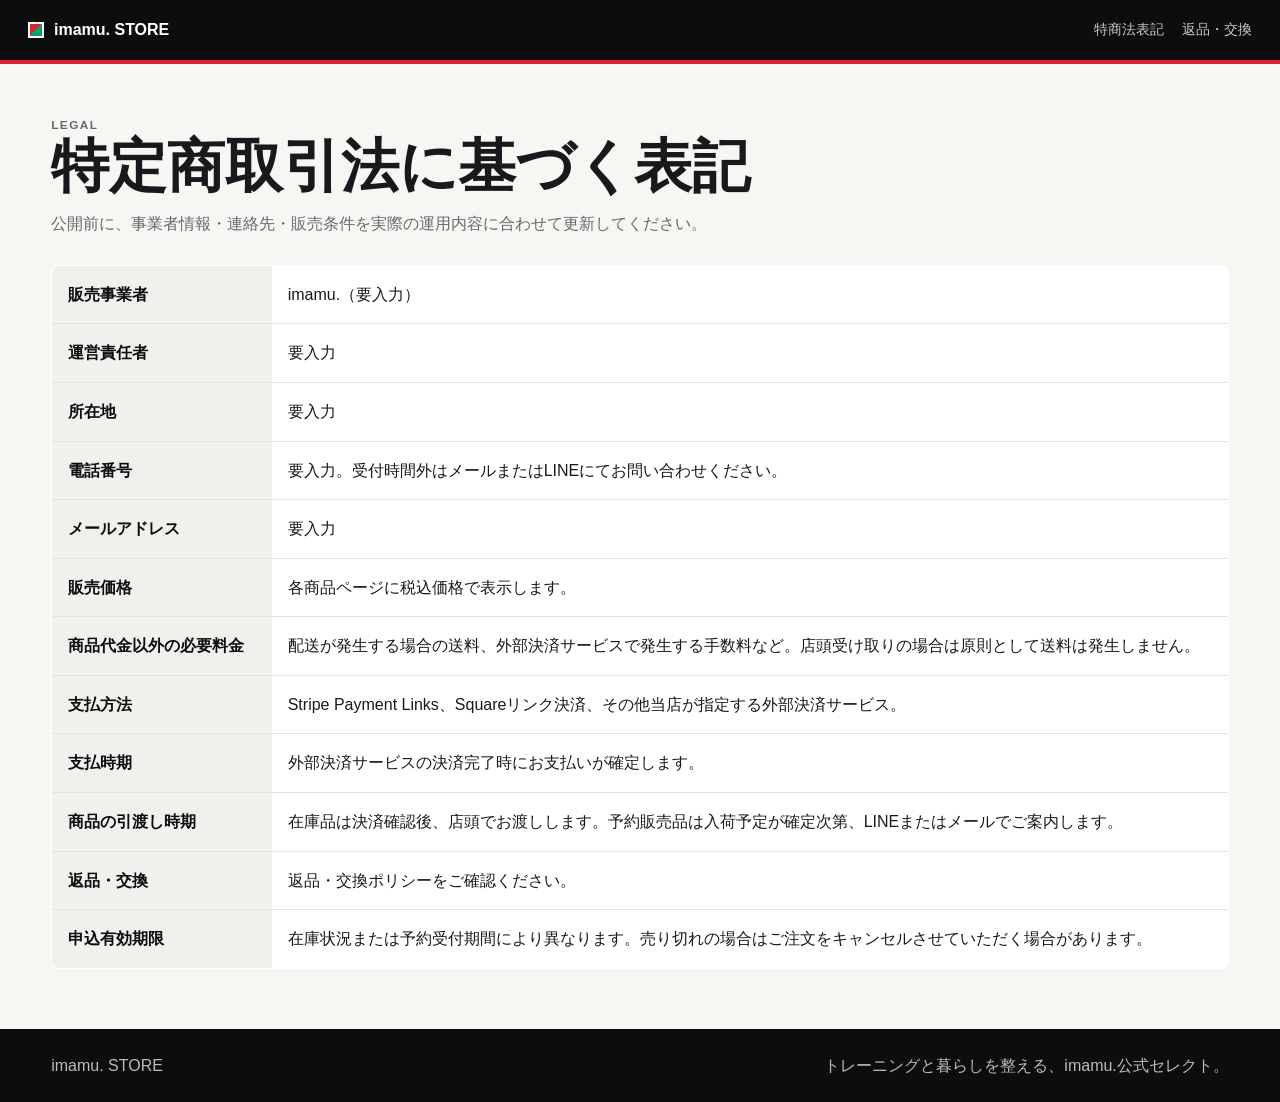
<file: legal.html>
<!doctype html>
<html lang="ja">
  <head>
    <meta charset="utf-8">
    <meta name="viewport" content="width=device-width, initial-scale=1">
    <title>特定商取引法に基づく表記 | imamu. STORE</title>
    <link rel="icon" href="./assets/favicon.svg" type="image/svg+xml">
    <link rel="stylesheet" href="./styles.css">
  </head>
  <body>
    <header class="site-header">
      <a class="brand-mark" href="./" aria-label="imamu. STORE ホーム">
        <span class="brand-dot"></span>
        <span>imamu. STORE</span>
      </a>
      <nav class="header-nav" aria-label="補助ナビゲーション">
        <a href="./legal.html">特商法表記</a>
        <a href="./returns.html">返品・交換</a>
      </nav>
    </header>

    <main class="policy-main">
      <section class="policy-hero">
        <p class="kicker">LEGAL</p>
        <h1>特定商取引法に基づく表記</h1>
        <p>公開前に、事業者情報・連絡先・販売条件を実際の運用内容に合わせて更新してください。</p>
      </section>

      <table class="policy-table">
        <tbody>
          <tr>
            <th>販売事業者</th>
            <td>imamu.（要入力）</td>
          </tr>
          <tr>
            <th>運営責任者</th>
            <td>要入力</td>
          </tr>
          <tr>
            <th>所在地</th>
            <td>要入力</td>
          </tr>
          <tr>
            <th>電話番号</th>
            <td>要入力。受付時間外はメールまたはLINEにてお問い合わせください。</td>
          </tr>
          <tr>
            <th>メールアドレス</th>
            <td>要入力</td>
          </tr>
          <tr>
            <th>販売価格</th>
            <td>各商品ページに税込価格で表示します。</td>
          </tr>
          <tr>
            <th>商品代金以外の必要料金</th>
            <td>配送が発生する場合の送料、外部決済サービスで発生する手数料など。店頭受け取りの場合は原則として送料は発生しません。</td>
          </tr>
          <tr>
            <th>支払方法</th>
            <td>Stripe Payment Links、Squareリンク決済、その他当店が指定する外部決済サービス。</td>
          </tr>
          <tr>
            <th>支払時期</th>
            <td>外部決済サービスの決済完了時にお支払いが確定します。</td>
          </tr>
          <tr>
            <th>商品の引渡し時期</th>
            <td>在庫品は決済確認後、店頭でお渡しします。予約販売品は入荷予定が確定次第、LINEまたはメールでご案内します。</td>
          </tr>
          <tr>
            <th>返品・交換</th>
            <td>返品・交換ポリシーをご確認ください。</td>
          </tr>
          <tr>
            <th>申込有効期限</th>
            <td>在庫状況または予約受付期間により異なります。売り切れの場合はご注文をキャンセルさせていただく場合があります。</td>
          </tr>
        </tbody>
      </table>
    </main>

    <footer class="site-footer">
      <p>imamu. STORE</p>
      <p>トレーニングと暮らしを整える、imamu.公式セレクト。</p>
    </footer>
  </body>
</html>
</file>
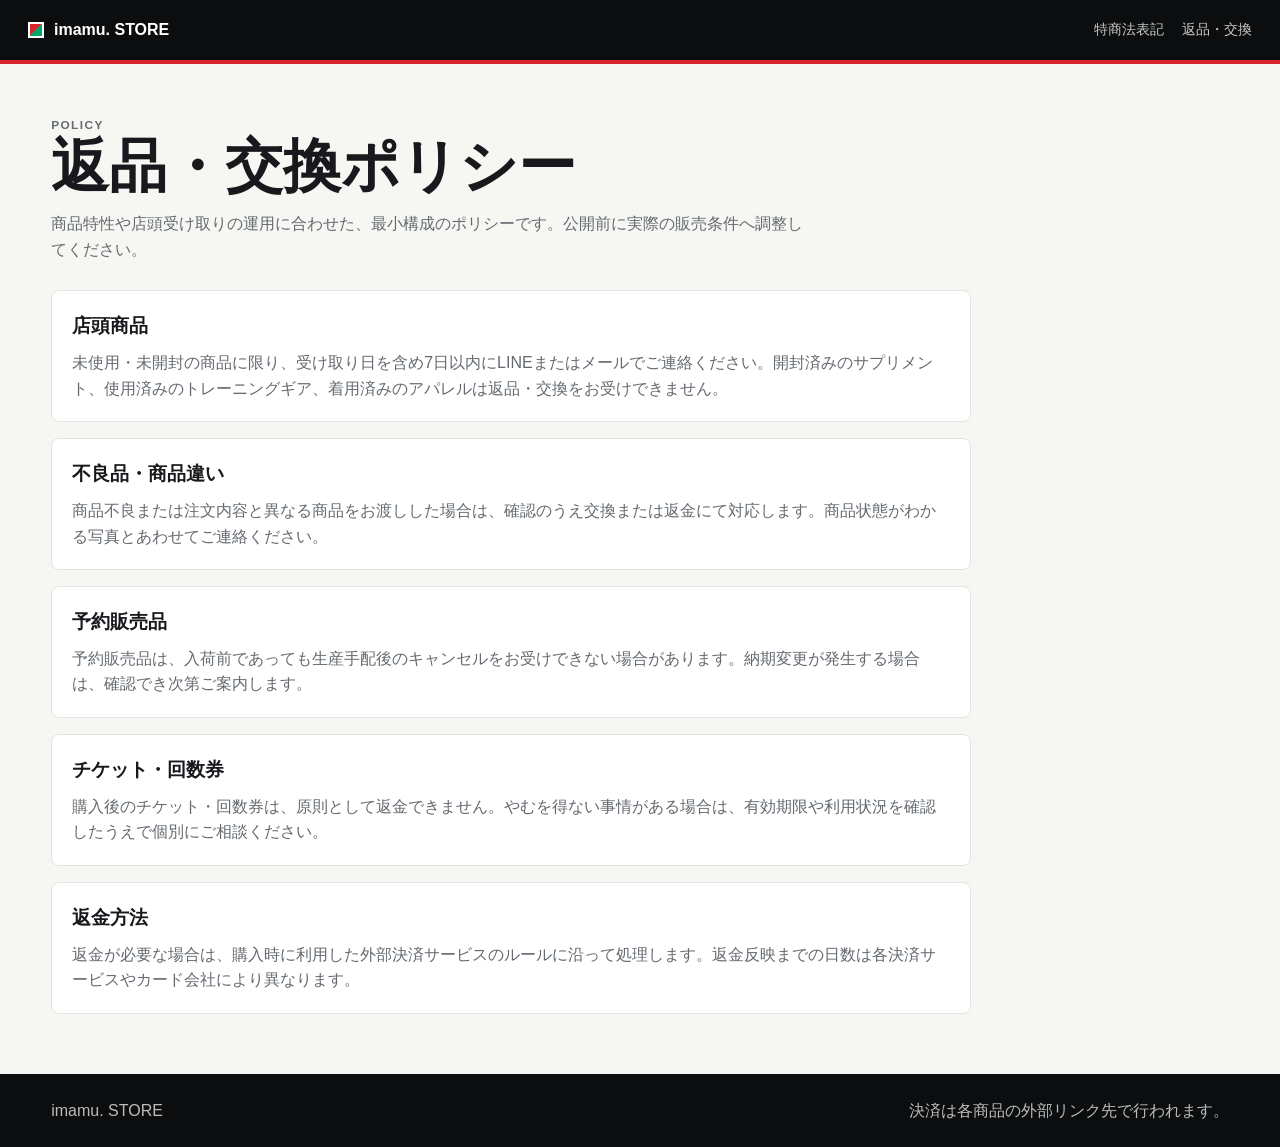
<file: returns.html>
<!doctype html>
<html lang="ja">
  <head>
    <meta charset="utf-8">
    <meta name="viewport" content="width=device-width, initial-scale=1">
    <title>返品・交換ポリシー | imamu. STORE</title>
    <link rel="icon" href="./assets/favicon.svg" type="image/svg+xml">
    <link rel="stylesheet" href="./styles.css">
  </head>
  <body>
    <header class="site-header">
      <a class="brand-mark" href="./" aria-label="imamu. STORE ホーム">
        <span class="brand-dot"></span>
        <span>imamu. STORE</span>
      </a>
      <nav class="header-nav" aria-label="補助ナビゲーション">
        <a href="./legal.html">特商法表記</a>
        <a href="./returns.html">返品・交換</a>
      </nav>
    </header>

    <main class="policy-main">
      <section class="policy-hero">
        <p class="kicker">POLICY</p>
        <h1>返品・交換ポリシー</h1>
        <p>商品特性や店頭受け取りの運用に合わせた、最小構成のポリシーです。公開前に実際の販売条件へ調整してください。</p>
      </section>

      <section class="policy-section">
        <article>
          <h2>店頭商品</h2>
          <p>未使用・未開封の商品に限り、受け取り日を含め7日以内にLINEまたはメールでご連絡ください。開封済みのサプリメント、使用済みのトレーニングギア、着用済みのアパレルは返品・交換をお受けできません。</p>
        </article>

        <article>
          <h2>不良品・商品違い</h2>
          <p>商品不良または注文内容と異なる商品をお渡しした場合は、確認のうえ交換または返金にて対応します。商品状態がわかる写真とあわせてご連絡ください。</p>
        </article>

        <article>
          <h2>予約販売品</h2>
          <p>予約販売品は、入荷前であっても生産手配後のキャンセルをお受けできない場合があります。納期変更が発生する場合は、確認でき次第ご案内します。</p>
        </article>

        <article>
          <h2>チケット・回数券</h2>
          <p>購入後のチケット・回数券は、原則として返金できません。やむを得ない事情がある場合は、有効期限や利用状況を確認したうえで個別にご相談ください。</p>
        </article>

        <article>
          <h2>返金方法</h2>
          <p>返金が必要な場合は、購入時に利用した外部決済サービスのルールに沿って処理します。返金反映までの日数は各決済サービスやカード会社により異なります。</p>
        </article>
      </section>
    </main>

    <footer class="site-footer">
      <p>imamu. STORE</p>
      <p>決済は各商品の外部リンク先で行われます。</p>
    </footer>
  </body>
</html>
</file>
<file: styles.css>
:root {
  --black: #0b0d0f;
  --ink: #17191c;
  --muted: #646a70;
  --paper: #f6f7f3;
  --white: #ffffff;
  --line: #dfe4dd;
  --red: #d8242f;
  --red-dark: #9f1621;
  --green: #00a66a;
  --green-dark: #006b48;
  --yellow: #c68700;
  --shadow: 0 18px 50px rgba(9, 12, 16, 0.16);
}

* {
  box-sizing: border-box;
}

html {
  color: var(--ink);
  background: var(--paper);
}

body {
  margin: 0;
  font-family:
    "Inter", "Noto Sans JP", "Hiragino Kaku Gothic ProN", "Yu Gothic", Meiryo,
    sans-serif;
  line-height: 1.6;
}

body.modal-open {
  overflow: hidden;
}

img {
  display: block;
  max-width: 100%;
}

a {
  color: inherit;
}

button,
input {
  font: inherit;
}

.site-header {
  position: sticky;
  top: 0;
  z-index: 20;
  display: flex;
  align-items: center;
  justify-content: space-between;
  min-height: 64px;
  padding: 0 28px;
  color: var(--white);
  background: var(--black);
  border-bottom: 4px solid var(--red);
}

.brand-mark {
  display: inline-flex;
  align-items: center;
  gap: 10px;
  font-weight: 900;
  letter-spacing: 0;
  text-decoration: none;
}

.brand-dot {
  width: 16px;
  height: 16px;
  background: linear-gradient(135deg, var(--red) 0 50%, var(--green) 50% 100%);
  border: 2px solid var(--white);
}

.header-nav {
  display: flex;
  align-items: center;
  gap: 18px;
  font-size: 0.9rem;
}

.header-nav a {
  color: rgba(255, 255, 255, 0.78);
  text-decoration: none;
}

.header-nav a:hover {
  color: var(--white);
}

.store-shell {
  display: grid;
  grid-template-columns: minmax(0, 1fr) 280px;
  gap: 28px;
  padding: 42px clamp(18px, 4vw, 56px) 34px;
  color: var(--white);
  background:
    linear-gradient(135deg, rgba(216, 36, 47, 0.22), transparent 42%),
    linear-gradient(90deg, var(--black), #20252a);
}

.store-intro {
  align-self: end;
}

.kicker {
  margin: 0 0 8px;
  color: var(--green);
  font-size: 0.74rem;
  font-weight: 900;
  letter-spacing: 0.12em;
}

.store-intro h1 {
  margin: 0;
  font-size: clamp(2.4rem, 7vw, 5.8rem);
  line-height: 0.95;
  letter-spacing: 0;
}

.lead {
  max-width: 620px;
  margin: 18px 0 0;
  color: rgba(255, 255, 255, 0.78);
  font-size: clamp(1rem, 2vw, 1.2rem);
}

.store-meter {
  align-self: start;
  display: grid;
  gap: 6px;
  padding: 16px;
  background: rgba(255, 255, 255, 0.08);
  border: 1px solid rgba(255, 255, 255, 0.18);
  border-left: 6px solid var(--green);
  border-radius: 8px;
}

.store-meter span {
  color: rgba(255, 255, 255, 0.7);
  font-size: 0.82rem;
}

.store-meter strong {
  font-size: 1.05rem;
}

.store-controls {
  grid-column: 1 / -1;
  display: grid;
  grid-template-columns: minmax(240px, 360px) 1fr;
  gap: 18px;
  align-items: end;
}

.search-box {
  display: grid;
  gap: 8px;
  color: rgba(255, 255, 255, 0.78);
  font-size: 0.86rem;
  font-weight: 700;
}

.search-box input {
  width: 100%;
  min-height: 48px;
  padding: 0 14px;
  color: var(--ink);
  background: var(--white);
  border: 2px solid transparent;
  border-radius: 8px;
  outline: none;
}

.search-box input:focus {
  border-color: var(--green);
}

.category-filters {
  display: flex;
  flex-wrap: wrap;
  gap: 8px;
}

.filter-button {
  min-height: 42px;
  padding: 0 14px;
  color: var(--white);
  background: rgba(255, 255, 255, 0.1);
  border: 1px solid rgba(255, 255, 255, 0.22);
  border-radius: 6px;
  cursor: pointer;
}

.filter-button:hover {
  border-color: rgba(255, 255, 255, 0.55);
}

.filter-button.is-active {
  color: var(--black);
  background: var(--green);
  border-color: var(--green);
  font-weight: 800;
}

.supplement-note {
  display: flex;
  gap: 12px;
  align-items: center;
  padding: 14px clamp(18px, 4vw, 56px);
  color: #1e241f;
  background: #edf7f1;
  border-bottom: 1px solid #cfe5d6;
}

.supplement-note strong {
  flex: 0 0 auto;
  color: var(--green-dark);
}

.catalog-section {
  padding: 32px clamp(18px, 4vw, 56px) 54px;
}

.section-heading {
  display: flex;
  align-items: end;
  justify-content: space-between;
  gap: 16px;
  margin-bottom: 20px;
}

.section-heading h2 {
  margin: 0;
  font-size: clamp(1.6rem, 4vw, 2.4rem);
  line-height: 1.1;
}

.result-count {
  margin: 0;
  color: var(--muted);
  font-weight: 800;
}

.product-grid {
  display: grid;
  grid-template-columns: repeat(auto-fit, minmax(250px, 1fr));
  gap: 18px;
}

.product-card {
  display: grid;
  grid-template-rows: auto 1fr;
  overflow: hidden;
  background: var(--white);
  border: 1px solid var(--line);
  border-radius: 8px;
  box-shadow: 0 10px 28px rgba(9, 12, 16, 0.08);
}

.product-image-wrap {
  aspect-ratio: 4 / 3;
  background: #e9ece7;
  border-bottom: 1px solid var(--line);
}

.product-image-wrap img {
  width: 100%;
  height: 100%;
  object-fit: cover;
}

.product-content {
  display: flex;
  flex-direction: column;
  padding: 18px;
}

.product-meta,
.modal-title-row {
  display: flex;
  flex-wrap: wrap;
  gap: 8px;
  align-items: center;
}

.category-pill,
.stock-badge {
  display: inline-flex;
  align-items: center;
  min-height: 26px;
  padding: 0 8px;
  border-radius: 4px;
  font-size: 0.78rem;
  font-weight: 800;
}

.category-pill {
  color: var(--black);
  background: #edf0ea;
}

.stock-badge {
  color: var(--white);
  background: var(--green-dark);
}

.stock-badge.is-low-stock {
  background: var(--yellow);
}

.stock-badge.is-sold-out {
  background: #5c6269;
}

.stock-badge.is-pre-order {
  background: var(--red);
}

.stock-badge.is-ticket {
  background: var(--black);
}

.product-card h3 {
  min-height: 3.3em;
  margin: 14px 0 8px;
  font-size: 1.12rem;
  line-height: 1.35;
}

.product-price {
  margin: 0;
  color: var(--red-dark);
  font-size: 1.35rem;
  font-weight: 900;
}

.product-price span {
  margin-left: 6px;
  color: var(--muted);
  font-size: 0.78rem;
}

.product-description {
  flex: 1;
  min-height: 4.8em;
  margin: 12px 0 18px;
  color: var(--muted);
  font-size: 0.94rem;
}

.detail-button,
.action-button {
  display: inline-flex;
  align-items: center;
  justify-content: center;
  min-height: 46px;
  padding: 0 16px;
  border-radius: 6px;
  font-weight: 900;
  text-decoration: none;
  cursor: pointer;
}

.detail-button {
  width: 100%;
  color: var(--white);
  background: var(--black);
  border: 2px solid var(--black);
}

.detail-button:hover {
  background: var(--red);
  border-color: var(--red);
}

.empty-state {
  margin: 28px 0;
  padding: 22px;
  color: var(--muted);
  background: var(--white);
  border: 1px dashed var(--line);
  border-radius: 8px;
}

.site-footer {
  display: flex;
  justify-content: space-between;
  gap: 16px;
  padding: 24px clamp(18px, 4vw, 56px);
  color: rgba(255, 255, 255, 0.72);
  background: var(--black);
}

.site-footer p {
  margin: 0;
}

.modal[hidden] {
  display: none;
}

.modal {
  position: fixed;
  inset: 0;
  z-index: 50;
  display: grid;
  place-items: center;
  padding: 24px;
}

.modal-backdrop {
  position: absolute;
  inset: 0;
  background: rgba(4, 5, 6, 0.72);
}

.modal-panel {
  position: relative;
  z-index: 1;
  display: grid;
  grid-template-columns: minmax(260px, 420px) minmax(0, 560px);
  width: min(100%, 980px);
  max-height: min(760px, calc(100vh - 48px));
  overflow: auto;
  background: var(--white);
  border-radius: 8px;
  box-shadow: var(--shadow);
}

.modal-close {
  position: absolute;
  top: 12px;
  right: 12px;
  z-index: 2;
  width: 42px;
  height: 42px;
  color: var(--white);
  background: var(--black);
  border: 0;
  border-radius: 6px;
  font-size: 1.6rem;
  line-height: 1;
  cursor: pointer;
}

.modal-media {
  position: sticky;
  top: 0;
  display: grid;
  align-content: start;
  gap: 12px;
  padding: 22px;
  background: #eef1ec;
}

.modal-media img {
  width: 100%;
  aspect-ratio: 4 / 3;
  object-fit: cover;
  border: 1px solid var(--line);
  border-radius: 8px;
}

.modal-body {
  padding: 28px;
}

.modal-title-row {
  display: grid;
  align-items: start;
}

.modal-title-row h2 {
  margin: 4px 0 0;
  font-size: clamp(1.6rem, 4vw, 2.3rem);
  line-height: 1.12;
}

.modal-price {
  margin: 0;
  color: var(--red-dark);
  font-size: 1.6rem;
  font-weight: 900;
}

.detail-block {
  margin-top: 22px;
  padding-top: 18px;
  border-top: 1px solid var(--line);
}

.detail-block h3 {
  margin: 0 0 8px;
  font-size: 0.95rem;
}

.detail-block p,
.detail-block ul {
  margin: 0;
  color: var(--muted);
}

.detail-block ul {
  padding-left: 1.2em;
}

.modal-actions {
  display: grid;
  grid-template-columns: repeat(2, minmax(0, 1fr));
  gap: 10px;
  margin-top: 26px;
}

.line-button {
  color: var(--white);
  background: var(--green-dark);
}

.payment-button {
  color: var(--white);
  background: var(--red);
}

.action-button:hover {
  filter: brightness(0.94);
}

.action-button.is-disabled {
  color: #777d83;
  background: #e2e5e0;
  pointer-events: none;
}

.policy-main {
  padding: 38px clamp(18px, 4vw, 56px) 60px;
}

.policy-hero {
  margin-bottom: 28px;
}

.policy-hero h1 {
  margin: 0;
  font-size: clamp(2rem, 5vw, 3.6rem);
  line-height: 1.08;
}

.policy-hero p {
  max-width: 760px;
  margin: 14px 0 0;
  color: var(--muted);
}

.policy-table {
  width: 100%;
  overflow: hidden;
  background: var(--white);
  border: 1px solid var(--line);
  border-collapse: collapse;
  border-radius: 8px;
}

.policy-table th,
.policy-table td {
  padding: 16px;
  border-bottom: 1px solid var(--line);
  text-align: left;
  vertical-align: top;
}

.policy-table th {
  width: 220px;
  color: var(--black);
  background: #eef1ec;
}

.policy-table tr:last-child th,
.policy-table tr:last-child td {
  border-bottom: 0;
}

.policy-section {
  display: grid;
  gap: 16px;
  max-width: 920px;
}

.policy-section article {
  padding: 20px;
  background: var(--white);
  border: 1px solid var(--line);
  border-radius: 8px;
}

.policy-section h2 {
  margin: 0 0 8px;
  font-size: 1.2rem;
}

.policy-section p {
  margin: 0;
  color: var(--muted);
}

@media (max-width: 820px) {
  .site-header {
    position: static;
    align-items: flex-start;
    flex-direction: column;
    gap: 10px;
    padding: 16px 18px;
  }

  .header-nav {
    width: 100%;
    justify-content: flex-start;
    gap: 14px;
    font-size: 0.84rem;
  }

  .store-shell {
    grid-template-columns: 1fr;
    padding-top: 30px;
  }

  .store-controls {
    grid-template-columns: 1fr;
  }

  .supplement-note {
    align-items: flex-start;
    flex-direction: column;
    gap: 4px;
  }

  .section-heading {
    align-items: flex-start;
    flex-direction: column;
  }

  .product-grid {
    grid-template-columns: 1fr;
  }

  .modal {
    padding: 0;
    place-items: stretch;
  }

  .modal-panel {
    grid-template-columns: 1fr;
    width: 100%;
    max-height: 100vh;
    border-radius: 0;
  }

  .modal-media {
    position: static;
    padding-top: 64px;
  }

  .modal-actions {
    grid-template-columns: 1fr;
  }

  .site-footer {
    flex-direction: column;
  }

  .policy-table,
  .policy-table tbody,
  .policy-table tr,
  .policy-table th,
  .policy-table td {
    display: block;
    width: 100%;
  }

  .policy-table th {
    border-bottom: 0;
  }
}

@media (max-width: 420px) {
  .category-filters {
    display: grid;
    grid-template-columns: 1fr 1fr;
  }

  .filter-button {
    min-width: 0;
    padding: 0 8px;
    font-size: 0.86rem;
  }

  .product-content,
  .modal-body {
    padding: 18px;
  }
}
</file>
